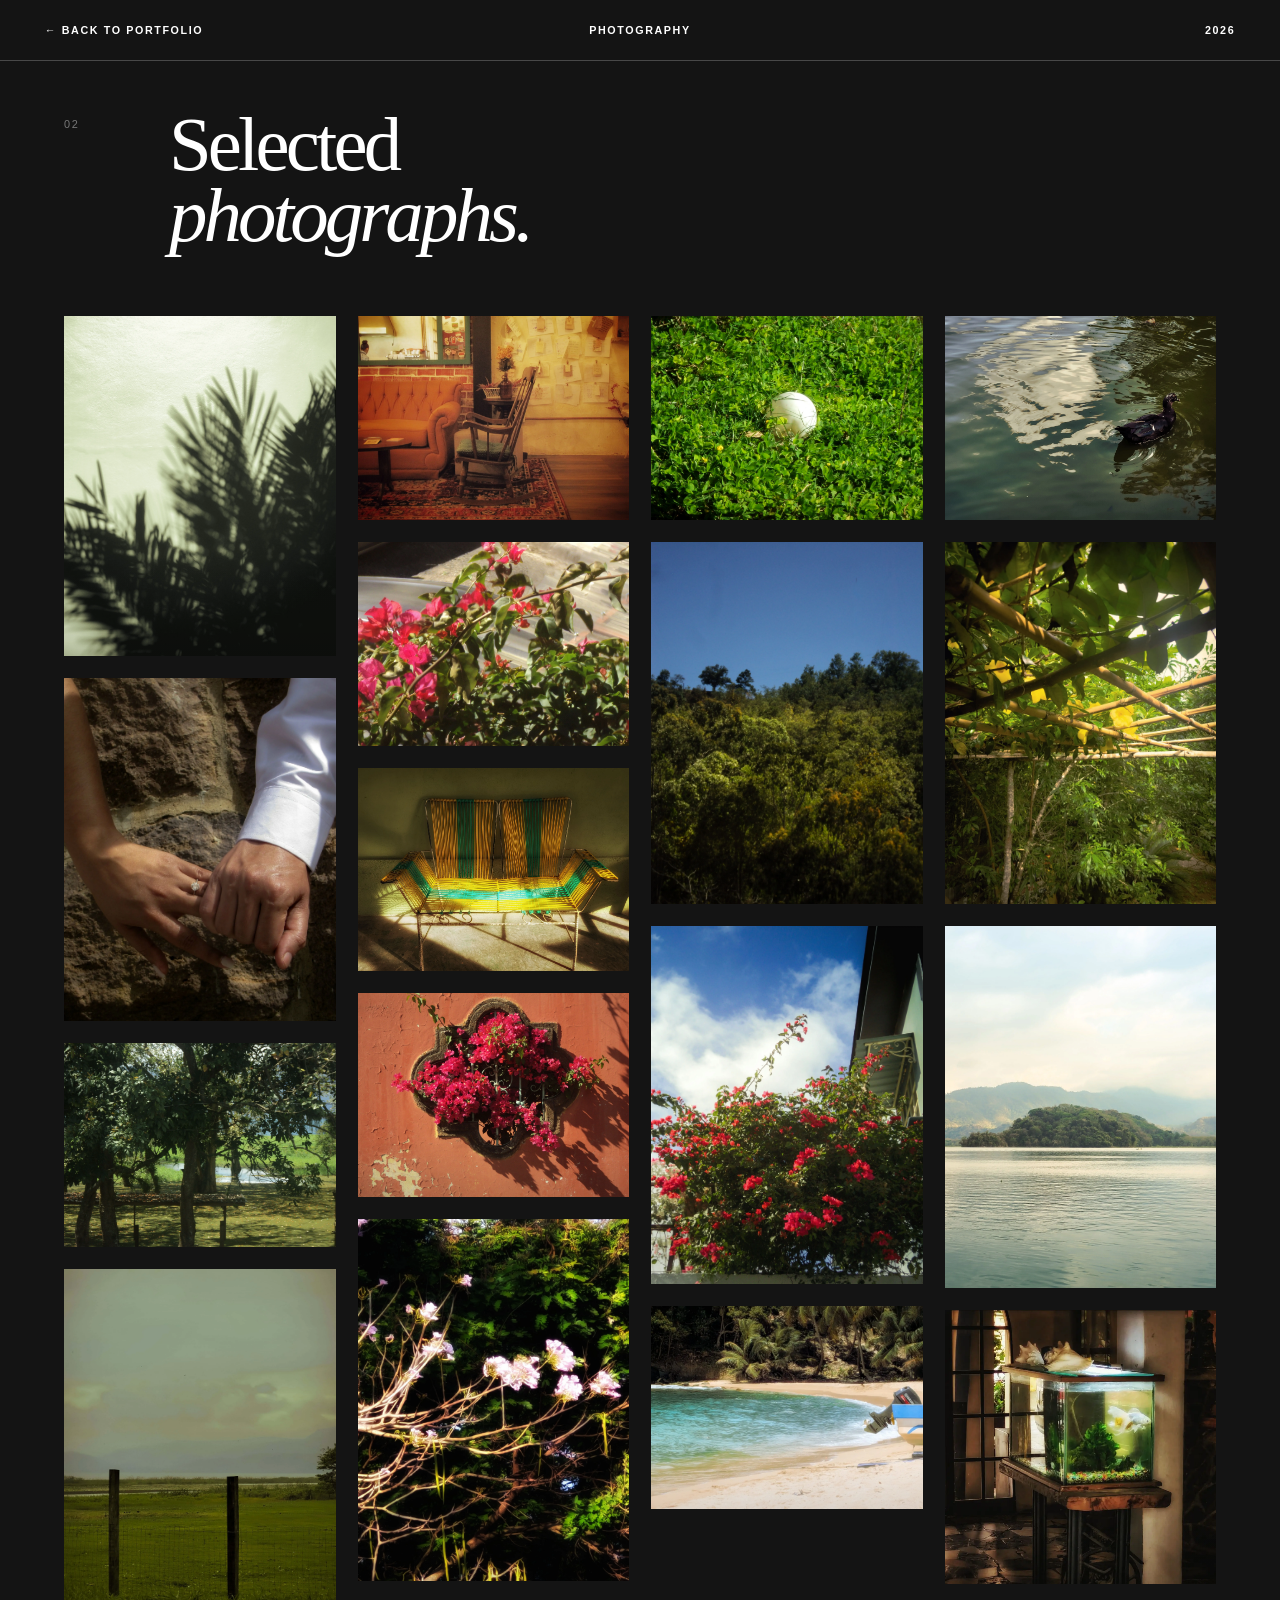
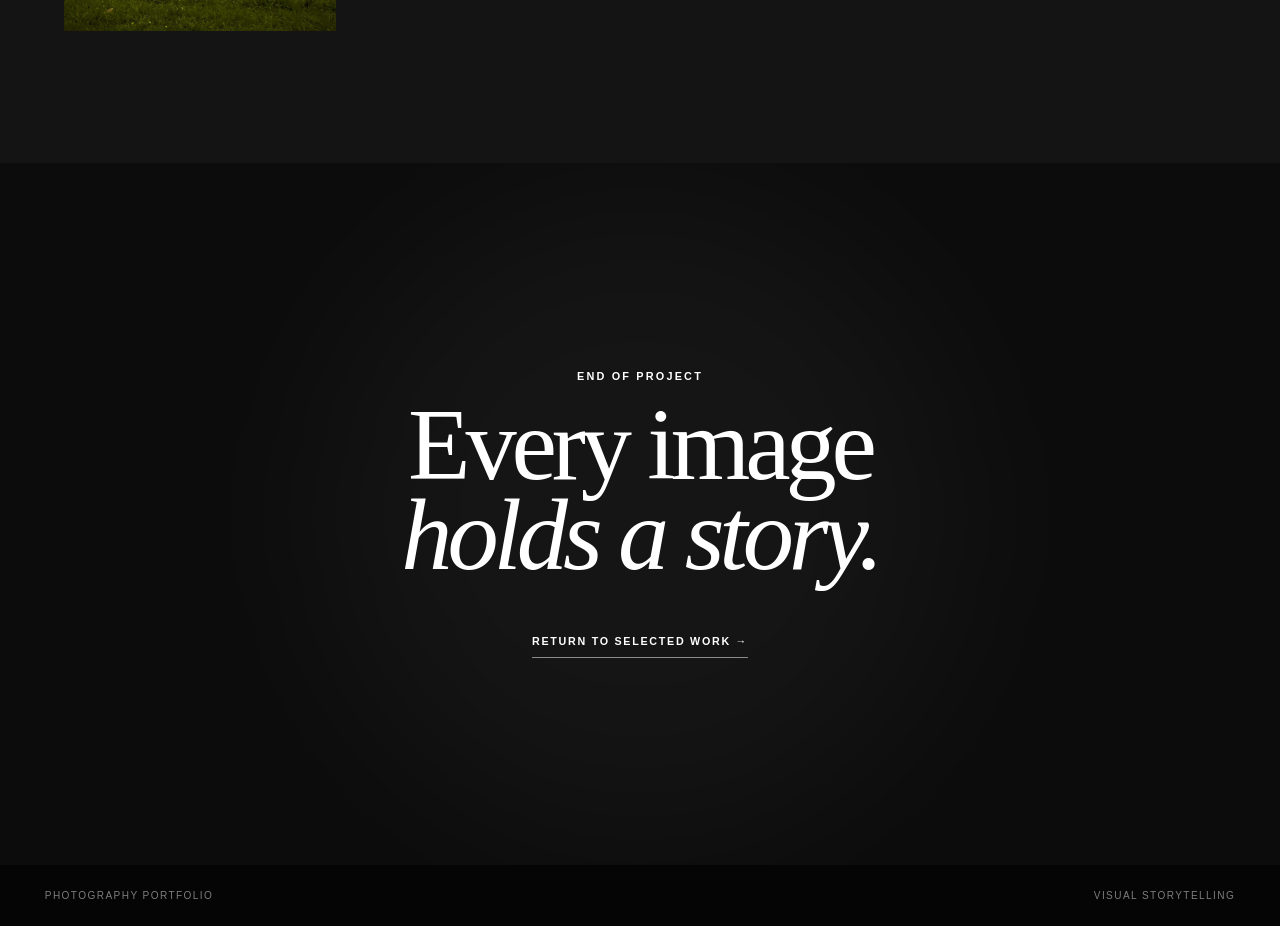
<file: photography.html>
<!DOCTYPE html>
<html lang="en">

<head>

	<meta charset="UTF-8">
	<meta name="viewport" content="width=device-width, initial-scale=1.0">

	<title>Photography — Portfolio</title>

	<link href="css/photography.css" rel="stylesheet">

</head>

<body>


	<header class="photo-header">

		<a href="index.html" class="photo-back">
			← Back to Portfolio
		</a>

		<p class="photo-header-title">
			Photography
		</p>

		<p class="photo-year">
			2026
		</p>

	</header>


	<main>


		<!-- GALLERY -->
<section class="photo-gallery photo-section">

	<div class="photo-container">

		<div class="photo-section-heading photo-heading-light">

			<p class="photo-number">02</p>

			<h2>
				Selected
				<span>photographs.</span>
			</h2>

		</div>


		<div class="photo-grid">

			<figure class="photo-item">
				<img src="img/Shadow.webp"
					 alt="Palm leaf shadows projected on a wall">
			</figure>

			<figure class="photo-item">
				<img src="img/LOVE-PHOTO.webp"
					 alt="Hands showing an engagement ring">
			</figure>

			<figure class="photo-item">
				<img src="img/LAKE-PHOTO.webp"
					 alt="Lake surrounded by mountains">
			</figure>

			<figure class="photo-item">
				<img src="img/YOJOA-PHOTO.webp"
					 alt="Landscape near Lake Yojoa">
			</figure>

			<figure class="photo-item">
				<img src="img/CAFE-PHOTO.webp"
					 alt="Warm interior of a café">
			</figure>

			<figure class="photo-item">
				<img src="img/window-photo.webp"
					 alt="View through a window">
			</figure>

			<figure class="photo-item">
				<img src="img/SHAIR-PHOTO.webp"
					 alt="Chair photographed in natural light">
			</figure>

			<figure class="photo-item">
				<img src="img/RED-PHOTO.webp"
					 alt="Pink flowers against a warm wall">
			</figure>

			<figure class="photo-item">
				<img src="img/FLOWER-PHOTO.webp"
					 alt="Pink flowers surrounded by green foliage">
			</figure>

			<figure class="photo-item">
				<img src="img/GREEN-PHOTO.webp"
					 alt="Green landscape photography">
			</figure>

			<figure class="photo-item">
				<img src="img/TREE-PHOTO.webp"
					 alt="Trees under a clear sky">
			</figure>

			<figure class="photo-item">
				<img src="img/HOUSE-PHOTO.webp"
					 alt="House and architectural landscape">
			</figure>

			<figure class="photo-item">
				<img src="img/TELA-PHOTO.webp"
					 alt="Colorful woven textile illuminated by sunlight">
			</figure>

			<figure class="photo-item">
				<img src="img/SANTA-LUCIA-PHOTO.webp"
					 alt="Santa Lucía landscape">
			</figure>

			<figure class="photo-item">
				<img src="img/SANTA-ANA-PHOTO.webp"
					 alt="Santa Ana rural landscape">
			</figure>

			<figure class="photo-item">
				<img src="img/WATER-PHOTO.webp"
					 alt="Water and reflections">
			</figure>

			<figure class="photo-item">
				<img src="img/VALLE-PHOTO.webp"
					 alt="Valley landscape photography">
			</figure>

		</div>

	</div>

</section>

		<!-- CLOSING -->
		<section class="photo-closing">

			<div class="photo-closing-content">

				<p class="photo-kicker">
					End of Project
				</p>

				<h2>
					Every image
					<span>holds a story.</span>
				</h2>

				<a href="index.html">
					Return to Selected Work →
				</a>

			</div>

		</section>


	</main>


	<footer class="photo-footer">

		<p>
			Photography Portfolio
		</p>

		<p>
			Visual Storytelling
		</p>

	</footer>


</body>

</html>
</file>
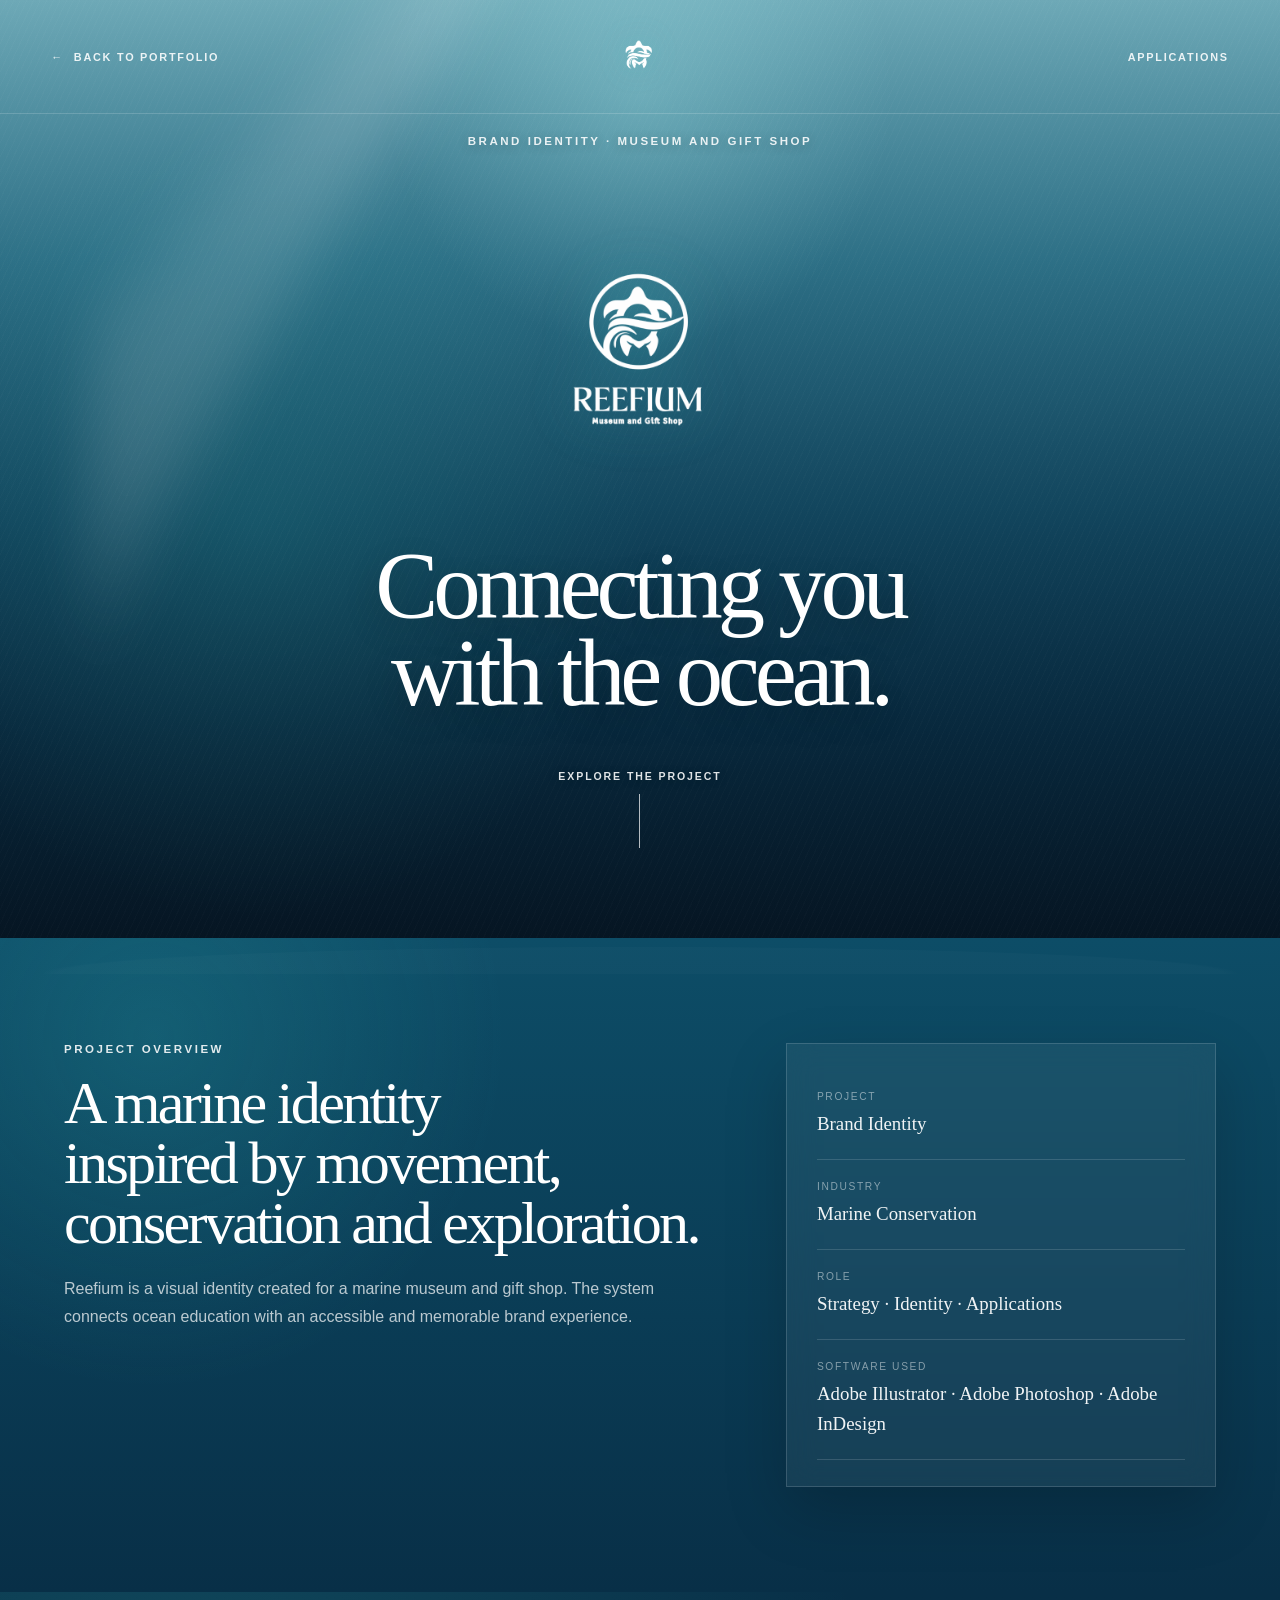
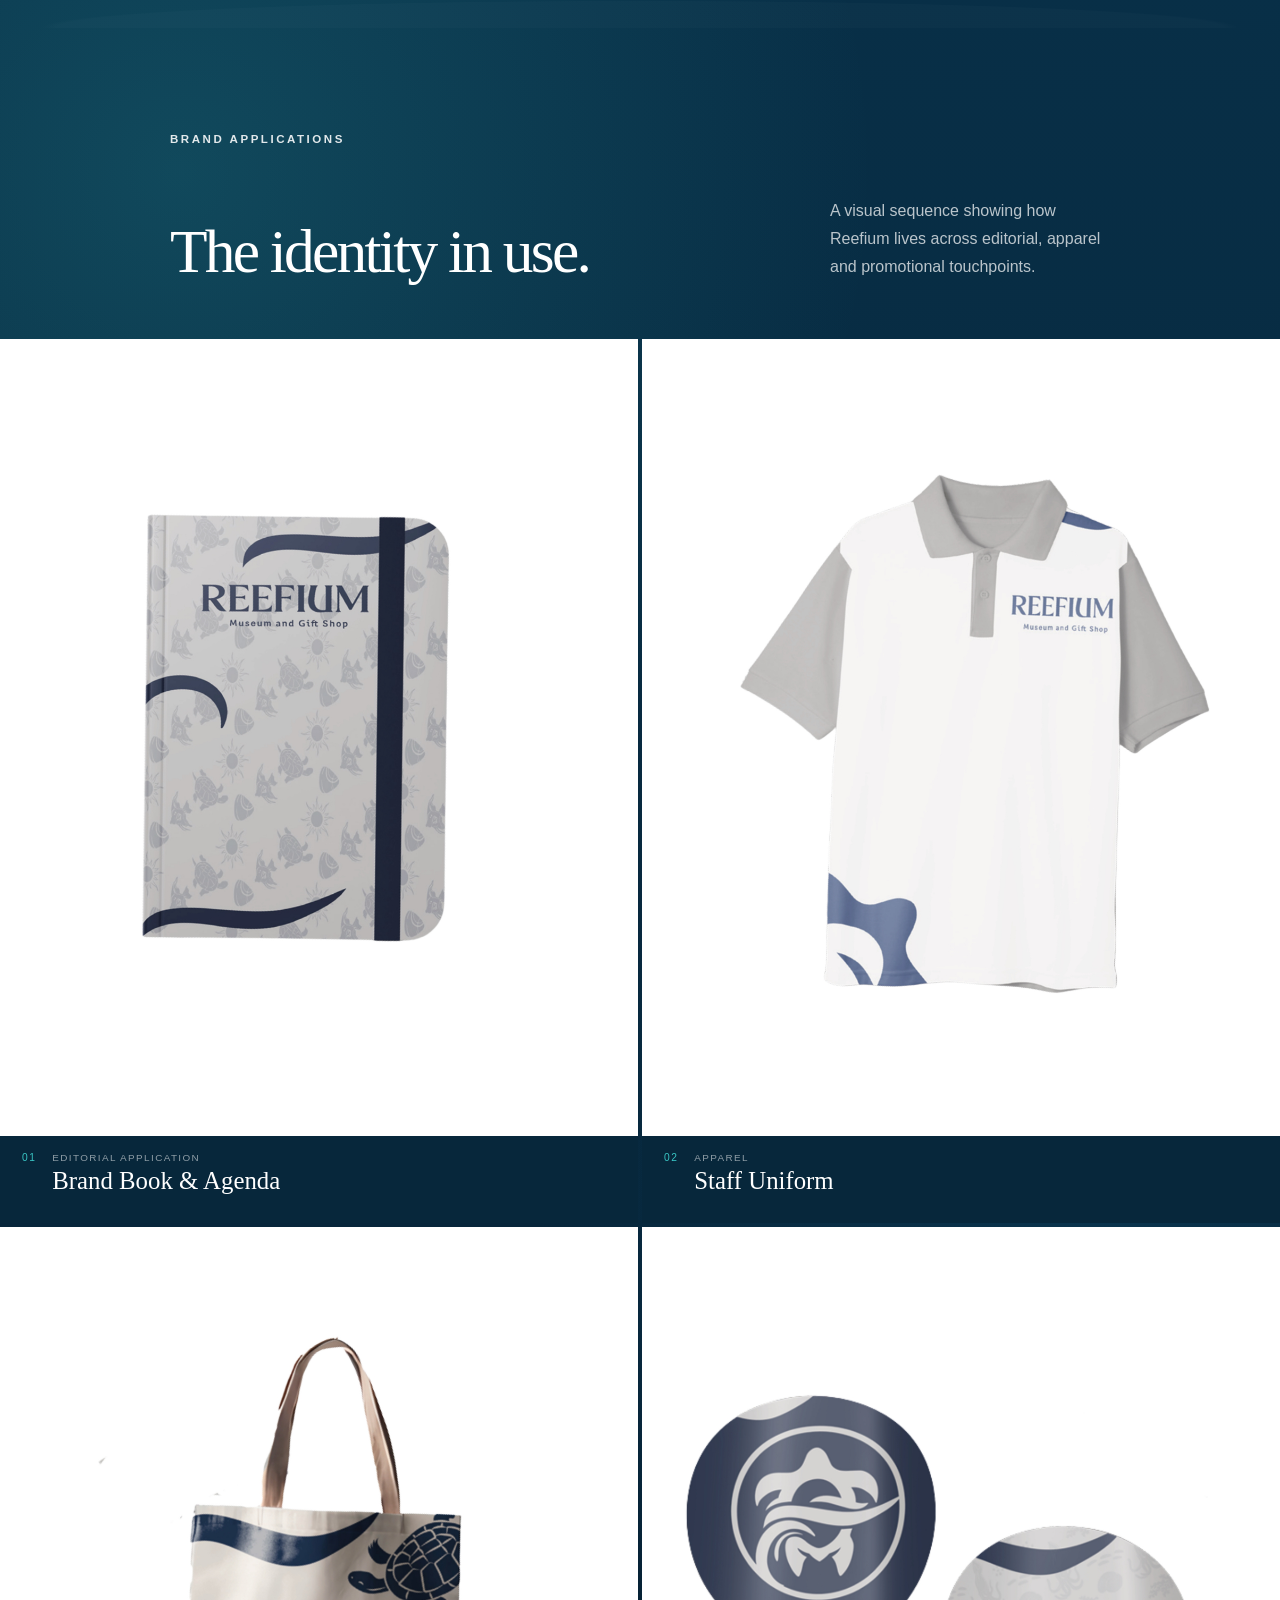
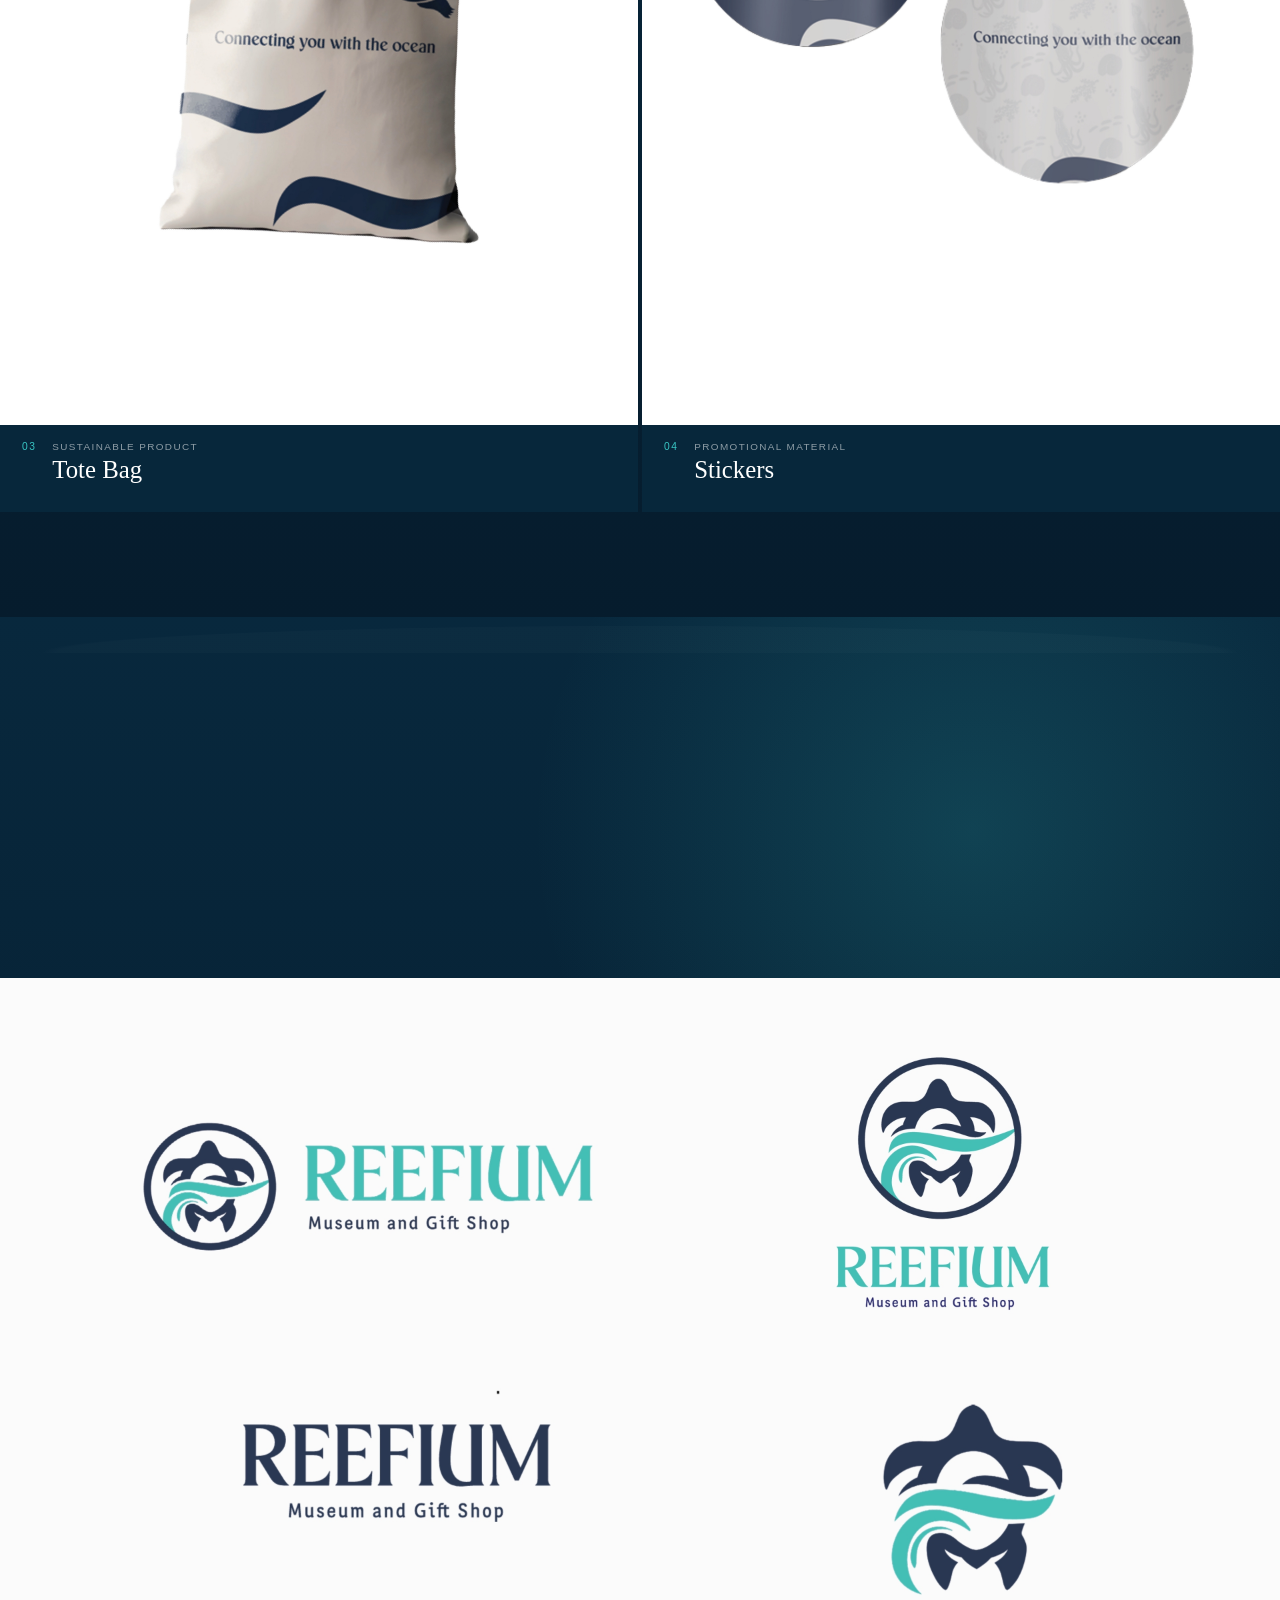
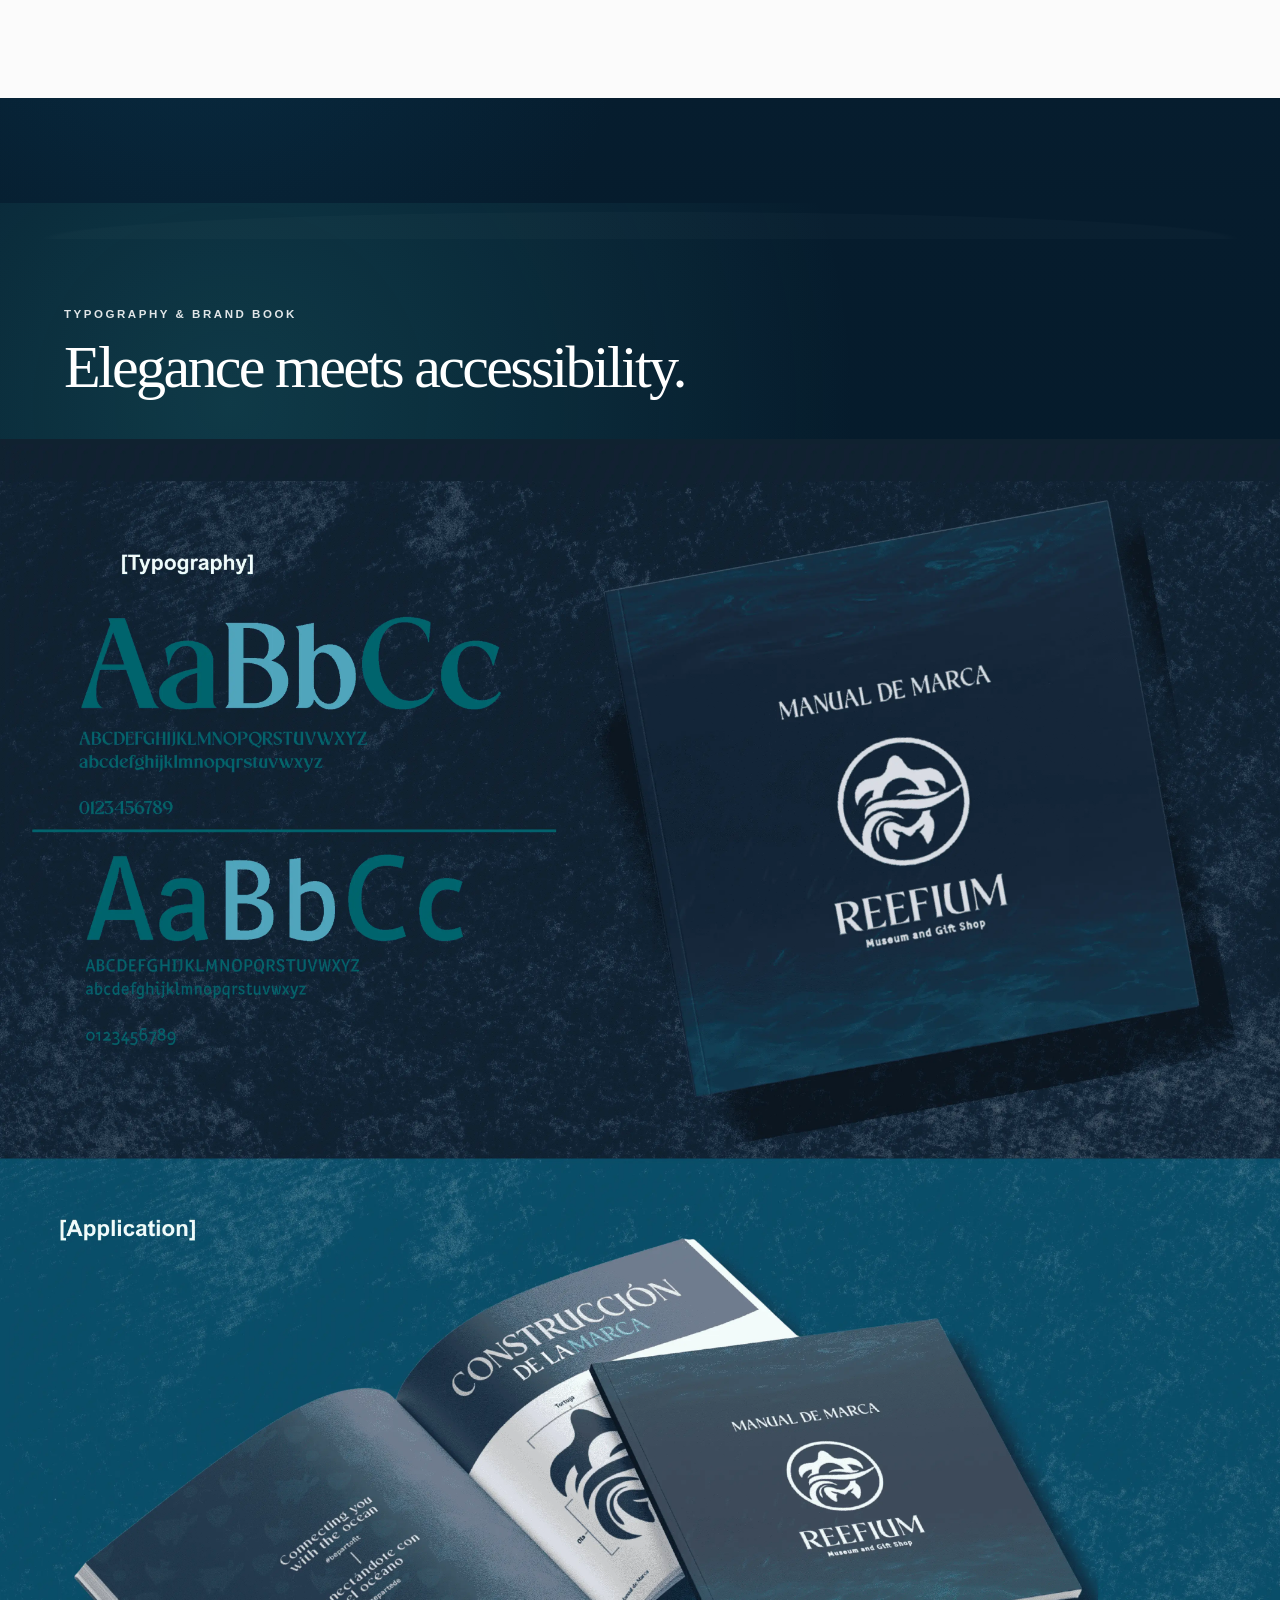
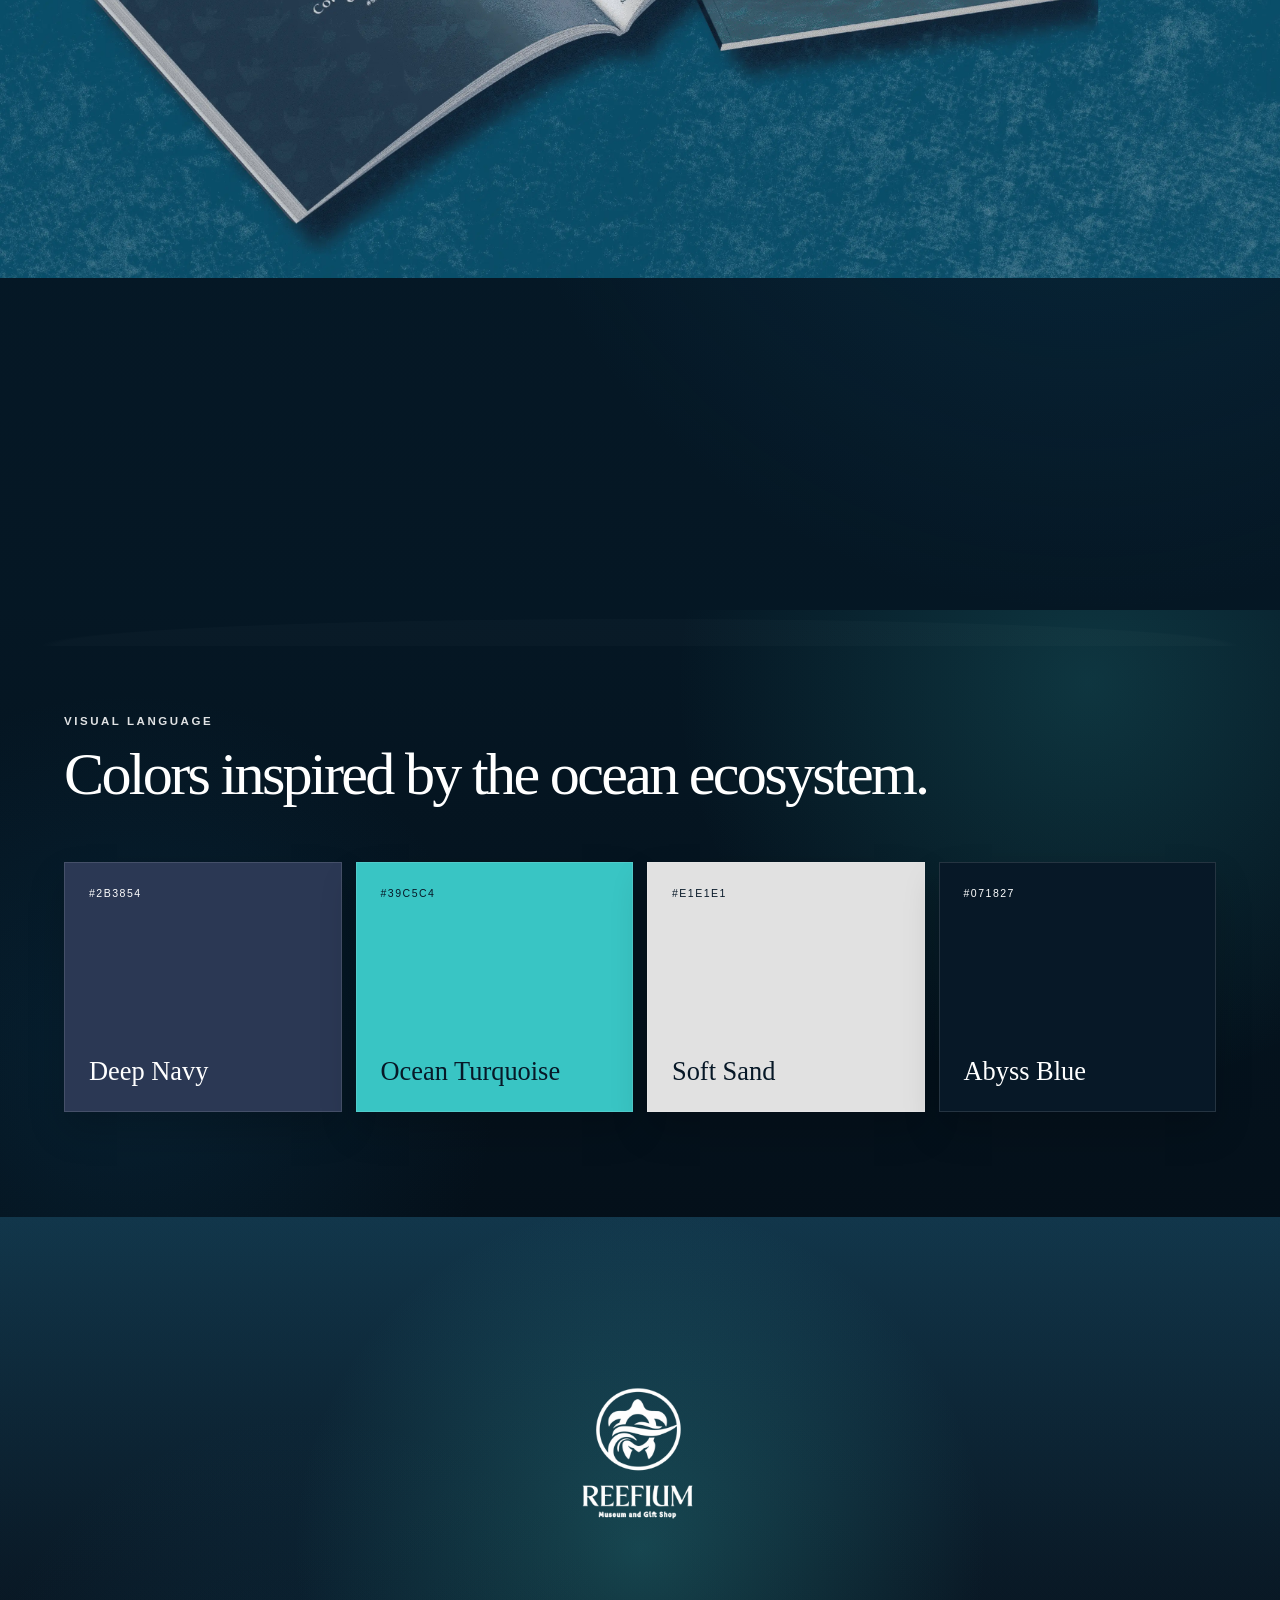
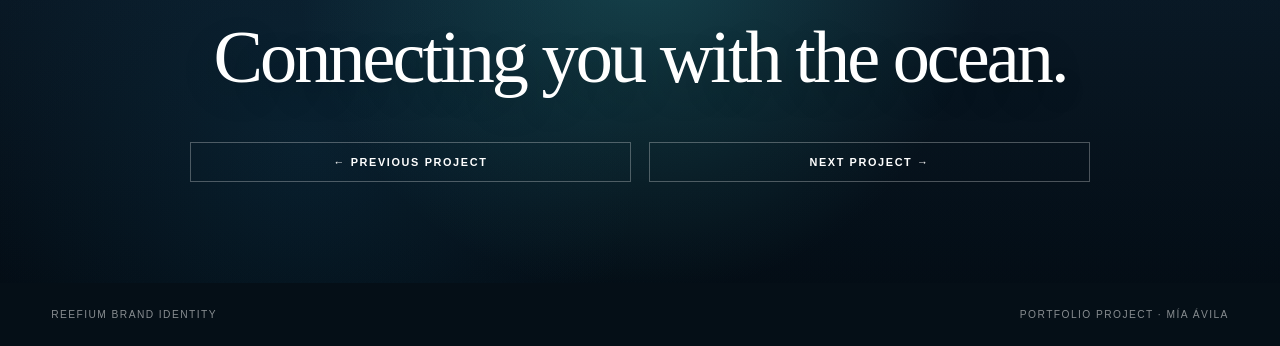
<file: reefium.html>
<!doctype html>
<html lang="en">

<head>

	<meta charset="utf-8">
	<meta name="viewport" content="width=device-width, initial-scale=1">

	<title>Reefium — Brand Identity | Mía Ávila</title>

	<meta
		name="description"
		content="Reefium brand identity case study by Mía Ávila, featuring a marine museum and gift shop identity, brand applications, logo system, typography and color palette."
	>

	<link href="css/reefium.css" rel="stylesheet">

</head>

<body class="reefium-page">


	<!-- =========================================
	     HEADER
	========================================== -->

	<header class="reefium-header">

		<a class="reefium-back-link" href="index.html#work">
			<span aria-hidden="true">←</span>
			<span>Back to portfolio</span>
		</a>

		<a
			class="reefium-header-brand"
			href="#top"
			aria-label="Go to the top of the Reefium project"
		>
			<img
				src="img/REEFIUM-.ISOTIPO.png"
				alt="Reefium symbol"
			>
		</a>

		<a class="reefium-header-link" href="#applications">
			Applications
		</a>

	</header>


	<main id="top">


		<!-- =========================================
		     HERO
		========================================== -->

		<section class="reefium-hero">

			<div class="reefium-hero-overlay" aria-hidden="true"></div>
			<div class="reefium-light-rays" aria-hidden="true"></div>

			<div class="reefium-bubbles" aria-hidden="true">
				<span></span>
				<span></span>
				<span></span>
				<span></span>
				<span></span>
			</div>

			<div class="reefium-hero-content">

				<p class="reefium-eyebrow">
					Brand Identity · Museum and Gift Shop
				</p>

				<img
					class="reefium-hero-logo"
					src="img/REEFIUM-LOGOBLANCO.png"
					alt="Reefium Museum and Gift Shop"
				>

				<h1>
					Connecting you<br>
					with the ocean.
				</h1>

				<a class="reefium-scroll-link" href="#overview">
					<span>Explore the project</span>
					<span class="reefium-scroll-line" aria-hidden="true"></span>
				</a>

			</div>

		</section>


		<!-- =========================================
		     PROJECT OVERVIEW
		========================================== -->

		<section
			class="reefium-overview reefium-section"
			id="overview"
		>

			<div class="reefium-container">

				<div class="reefium-overview-layout">

					<div class="reefium-overview-copy reveal">

						<p class="reefium-kicker">
							Project overview
						</p>

						<h2>
							A marine identity inspired by movement,
							conservation and exploration.
						</h2>

						<p class="reefium-overview-text">
							Reefium is a visual identity created for a marine
							museum and gift shop. The system connects ocean
							education with an accessible and memorable brand
							experience.
						</p>

					</div>

					<dl class="reefium-project-data reveal">

						<div>
							<dt>Project</dt>
							<dd>Brand Identity</dd>
						</div>

						<div>
							<dt>Industry</dt>
							<dd>Marine Conservation</dd>
						</div>

						<div>
							<dt>Role</dt>
							<dd>Strategy · Identity · Applications</dd>
						</div>

						<div>
							<dt>Software Used</dt>
							<dd>
								Adobe Illustrator · Adobe Photoshop · Adobe InDesign
							</dd>
						</div>

					</dl>

				</div>

			</div>

		</section>

		<!-- =========================================
		     VISUAL APPLICATIONS
		========================================== -->

		<section
			class="reefium-gallery reefium-section"
			id="applications"
		>

			<div class="reefium-container">

				<header class="reefium-gallery-heading reveal">

					<p class="reefium-kicker">
						Brand applications
					</p>

					<h2>
						The identity in use.
					</h2>

					<p>
						A visual sequence showing how Reefium lives across
						editorial, apparel and promotional touchpoints.
					</p>

				</header>


				<div class="reefium-gallery-grid">

					<figure class="reefium-gallery-card reveal">

						<div class="reefium-gallery-image">
							<img
								src="img/MOCKUP-RAGENDA.jpg"
								alt="Reefium editorial agenda and brand application"
							>
						</div>

						<figcaption>
							<span>01</span>
							<div>
								<p>Editorial application</p>
								<h3>Brand Book &amp; Agenda</h3>
							</div>
						</figcaption>

					</figure>


					<figure class="reefium-gallery-card reveal">

						<div class="reefium-gallery-image">
							<img
								src="img/MOCKUP-RCAMISA.jpg"
								alt="Reefium staff uniform mockup"
							>
						</div>

						<figcaption>
							<span>02</span>
							<div>
								<p>Apparel</p>
								<h3>Staff Uniform</h3>
							</div>
						</figcaption>

					</figure>


					<figure class="reefium-gallery-card reveal">

						<div class="reefium-gallery-image">
							<img
								src="img/MOCUP-RTOTEBAG.jpg"
								alt="Reefium sustainable tote bag mockup"
							>
						</div>

						<figcaption>
							<span>03</span>
							<div>
								<p>Sustainable product</p>
								<h3>Tote Bag</h3>
							</div>
						</figcaption>

					</figure>


					<figure class="reefium-gallery-card reveal">

						<div class="reefium-gallery-image">
							<img
								src="img/MOCKUP-RSTICKER.jpg"
								alt="Reefium promotional sticker mockup"
							>
						</div>

						<figcaption>
							<span>04</span>
							<div>
								<p>Promotional material</p>
								<h3>Stickers</h3>
							</div>
						</figcaption>

					</figure>

				</div>

			</div>

		</section>





		<!-- =========================================
		     LOGO SYSTEM
		========================================== -->

		<section class="reefium-logo-system reefium-section">

			<div class="reefium-container">

				<header class="reefium-compact-heading reveal">

					<p class="reefium-kicker">
						Logo system
					</p>

					<h2>
						An identity inspired by the movement of the sea.
					</h2>

					<p>
						A sea turtle and flowing waves create a symbol of
						movement, balance and renewal.
					</p>

				</header>

				<figure class="reefium-logo-variations reveal">
					<img
						src="img/REEFIUM-VARIACIONES.jpg"
						alt="Reefium primary logo, symbol and alternate variations"
					>
				</figure>

			</div>

		</section>


		<!-- =========================================
		     TYPOGRAPHY & BRAND BOOK
		========================================== -->

		<section class="reefium-typography reefium-section">

			<div class="reefium-container">

				<header class="reefium-compact-heading reveal">

					<p class="reefium-kicker">
						Typography &amp; Brand Book
					</p>

					<h2>
						Elegance meets accessibility.
					</h2>

				</header>

				<figure class="reefium-typography-image reveal">
					<img
						src="img/reffium_typography.webp"
						alt="Reefium typography system and brand book application"
					>
				</figure>

				<div class="reefium-type-details reveal">

					<div>
						<span>Primary Typeface</span>
						<h3>Estoria Regular</h3>
						<p>Elegant serif used for titles and identity.</p>
					</div>

					<div>
						<span>Secondary Typeface</span>
						<h3>Interpol Correspondance</h3>
						<p>Clean sans serif used for supporting information.</p>
					</div>

				</div>

			</div>

		</section>


		<!-- =========================================
		     COLOR PALETTE
		========================================== -->

		<section class="reefium-colors reefium-section">

			<div class="reefium-container">

				<header class="reefium-compact-heading reefium-heading-light reveal">

					<p class="reefium-kicker">
						Visual language
					</p>

					<h2>
						Colors inspired by the ocean ecosystem.
					</h2>

				</header>

				<div class="reefium-color-grid">

					<article class="reefium-color-card reefium-color-navy reveal">
						<span>#2B3854</span>
						<h3>Deep Navy</h3>
					</article>

					<article class="reefium-color-card reefium-color-turquoise reveal">
						<span>#39C5C4</span>
						<h3>Ocean Turquoise</h3>
					</article>

					<article class="reefium-color-card reefium-color-sand reveal">
						<span>#E1E1E1</span>
						<h3>Soft Sand</h3>
					</article>

					<article class="reefium-color-card reefium-color-deep reveal">
						<span>#071827</span>
						<h3>Abyss Blue</h3>
					</article>

				</div>

			</div>

		</section>


		<!-- =========================================
		     CLOSING
		========================================== -->

		<section class="reefium-closing">

			<div class="reefium-closing-overlay" aria-hidden="true"></div>

			<div class="reefium-closing-content reveal">

				<img
					src="img/REEFIUM-LOGOBLANCO.png"
					alt="Reefium Museum and Gift Shop"
				>

				<h2>
					Connecting you with the ocean.
				</h2>

				<nav
					class="reefium-project-navigation"
					aria-label="Project navigation"
				>

					<a href="belpets.html" class="reefium-project-previous">
						<span>← Previous Project</span>
					</a>

					<a
						href="existen-otras-huellas.html"
						class="reefium-project-next"
					>
						<span>Next Project →</span>
					</a>

				</nav>

			</div>

		</section>

	</main>


	<!-- =========================================
	     FOOTER
	========================================== -->

	<footer class="reefium-footer">

		<p>Reefium Brand Identity</p>
		<p>Portfolio Project · Mía Ávila</p>

	</footer>


	<!-- =========================================
	     SCROLL ANIMATION
	========================================== -->

	<script>

		const revealElements =
			document.querySelectorAll(".reveal");

		const revealObserver = new IntersectionObserver(

			(entries, observer) => {

				entries.forEach((entry) => {

					if (entry.isIntersecting) {

						entry.target.classList.add("is-visible");
						observer.unobserve(entry.target);

					}

				});

			},

			{
				threshold:0.12
			}

		);

		revealElements.forEach((element) => {
			revealObserver.observe(element);
		});

	</script>

</body>

</html>
</file>
<file: css/photography.css>
/* =========================================================
   PHOTOGRAPHY PORTFOLIO
========================================================= */


/* =========================================================
   VARIABLES
========================================================= */

:root{

	--photo-black:#111111;
	--photo-white:#ffffff;
	--photo-cream:#f3f0e9;
	--photo-gray:#8d8a84;
	--photo-line:rgba(17,17,17,.18);

	--photo-serif:Georgia, "Times New Roman", serif;
	--photo-sans:Arial, Helvetica, sans-serif;

	--photo-container:1280px;

}


/* =========================================================
   RESET
========================================================= */

*{
	box-sizing:border-box;
	margin:0;
	padding:0;
}

html{
	scroll-behavior:smooth;
}

body{
	background:var(--photo-cream);
	color:var(--photo-black);
	font-family:var(--photo-sans);
	overflow-x:hidden;
}

img{
	display:block;
	max-width:100%;
}

a{
	color:inherit;
	text-decoration:none;
}


/* =========================================================
   GLOBAL
========================================================= */

.photo-container{
	width:min(90%, var(--photo-container));
	margin-inline:auto;
}

.photo-section{
	position:relative;
	padding:110px 0;
}

.photo-kicker{
	margin-bottom:18px;
	font-size:.68rem;
	font-weight:700;
	letter-spacing:.2em;
	text-transform:uppercase;
}

.photo-section-heading{
	display:grid;
	grid-template-columns:70px minmax(0, 900px);
	gap:35px;
	margin-bottom:65px;
}

.photo-number{
	padding-top:8px;
	color:rgba(17,17,17,.4);
	font-size:.68rem;
	letter-spacing:.15em;
}

.photo-section-heading h2{
	font-family:var(--photo-serif);
	font-size:clamp(3.2rem, 6vw, 6.8rem);
	font-weight:400;
	line-height:.92;
	letter-spacing:-.05em;
}

.photo-section-heading h2 span{
	display:block;
	font-style:italic;
}


/* =========================================================
   HEADER
========================================================= */

.photo-header{
	position:absolute;
	top:0;
	left:0;
	z-index:20;

	display:grid;
	grid-template-columns:1fr auto 1fr;
	align-items:center;

	width:100%;
	padding:24px 3.5%;

	color:var(--photo-white);
	border-bottom:1px solid rgba(255,255,255,.22);
}

.photo-back,
.photo-header-title,
.photo-year{
	font-size:.67rem;
	font-weight:700;
	letter-spacing:.15em;
	text-transform:uppercase;
}

.photo-back{
	justify-self:start;
	transition:opacity .3s ease;
}

.photo-header-title{
	justify-self:center;
}

.photo-year{
	justify-self:end;
}

.photo-back:hover{
	opacity:.6;
}


/* =========================================================
   HERO
========================================================= */

.photo-hero{
	position:relative;
	min-height:100vh;
	overflow:hidden;
	background:#111;
}

.photo-hero-image{
	position:absolute;
	inset:0;
}

.photo-hero-image img{
	width:100%;
	height:100%;
	object-fit:cover;
	object-position:center;
	filter:brightness(.72);
}

.photo-hero::after{
	content:"";
	position:absolute;
	inset:0;

	background:
		linear-gradient(
			180deg,
			rgba(0,0,0,.2) 0%,
			rgba(0,0,0,.2) 45%,
			rgba(0,0,0,.8) 100%
		);
}

.photo-hero-content{
	position:relative;
	z-index:2;

	display:flex;
	flex-direction:column;
	justify-content:flex-end;

	min-height:100vh;
	width:min(90%, var(--photo-container));
	margin-inline:auto;
	padding:150px 0 80px;

	color:var(--photo-white);
}

.photo-hero-content h1{
	max-width:1000px;
	font-family:var(--photo-serif);
	font-size:clamp(5rem, 12vw, 12rem);
	font-weight:400;
	line-height:.78;
	letter-spacing:-.07em;
}

.photo-hero-content h1 span{
	display:block;
	font-style:italic;
}

.photo-intro{
	max-width:520px;
	margin-top:38px;
	color:rgba(255,255,255,.78);
	font-size:1rem;
	line-height:1.7;
}


/* =========================================================
   ABOUT
========================================================= */

.photo-about{
	background:var(--photo-cream);
}

.photo-about-grid{
	display:grid;
	grid-template-columns:minmax(0, 1.35fr) minmax(260px, .65fr);
	gap:110px;
	align-items:start;
}

.photo-about-large{
	max-width:780px;
	font-family:var(--photo-serif);
	font-size:clamp(2rem, 3.3vw, 3.8rem);
	line-height:1.18;
}

.photo-project-data{
	border-top:1px solid var(--photo-line);
}

.photo-project-data div{
	padding:18px 0;
	border-bottom:1px solid var(--photo-line);
}

.photo-project-data span{
	display:block;
	margin-bottom:6px;
	color:rgba(17,17,17,.48);
	font-size:.62rem;
	letter-spacing:.15em;
	text-transform:uppercase;
}

.photo-project-data p{
	font-family:var(--photo-serif);
	font-size:1.15rem;
}


/* =========================================================
   GALLERY
========================================================= */

.photo-gallery{
	background:#141414;
	color:var(--photo-white);
}

.photo-gallery .photo-number{
	color:rgba(255,255,255,.42);
}

.photo-grid{
	width:100%;
	columns:4;
	column-gap:22px;
}

.photo-item{
	position:relative;

	display:inline-block;

	width:100%;
	margin:0 0 22px;

	overflow:hidden;
	vertical-align:top;

	background:#202020;

	break-inside:avoid;
	-webkit-column-break-inside:avoid;
	page-break-inside:avoid;
}

.photo-item img{
	display:block;

	width:100%;
	height:auto;

	object-fit:contain;

	transition:
		transform .6s cubic-bezier(.2,.7,.2,1),
		filter .6s ease;
}

.photo-item::after{
	content:"";
	position:absolute;
	inset:0;

	background:
		linear-gradient(
			180deg,
			transparent 70%,
			rgba(0,0,0,.12) 100%
		);

	pointer-events:none;
}

.photo-item:hover img{
	transform:scale(1.025);
	filter:brightness(.92);
}


/* =========================================================
   CLOSING
========================================================= */

.photo-closing{
	position:relative;

	display:flex;
	align-items:center;
	justify-content:center;

	min-height:78vh;
	padding:110px 6%;

	overflow:hidden;
	color:var(--photo-white);
	text-align:center;
	background:#0c0c0c;
}

.photo-closing::before{
	content:"";
	position:absolute;

	width:650px;
	height:650px;

	border-radius:50%;

	background:rgba(255,255,255,.04);
	filter:blur(90px);
}

.photo-closing-content{
	position:relative;
	z-index:2;

	display:flex;
	flex-direction:column;
	align-items:center;
}

.photo-closing-content h2{
	margin-bottom:55px;

	font-family:var(--photo-serif);
	font-size:clamp(3.8rem, 8vw, 8.5rem);
	font-weight:400;
	line-height:.88;
	letter-spacing:-.05em;
}

.photo-closing-content h2 span{
	display:block;
	font-style:italic;
}

.photo-closing-content a{
	padding-bottom:10px;

	font-size:.67rem;
	font-weight:700;
	letter-spacing:.16em;
	text-transform:uppercase;

	border-bottom:1px solid rgba(255,255,255,.5);

	transition:
		opacity .3s ease,
		border-color .3s ease;
}

.photo-closing-content a:hover{
	opacity:.65;
	border-color:rgba(255,255,255,.2);
}


/* =========================================================
   FOOTER
========================================================= */

.photo-footer{
	display:flex;
	justify-content:space-between;
	gap:30px;

	padding:25px 3.5%;

	color:rgba(255,255,255,.48);
	background:#050505;

	font-size:.63rem;
	letter-spacing:.14em;
	text-transform:uppercase;
}


/* =========================================================
   TABLET
========================================================= */

@media (max-width:1000px){

	.photo-about-grid{
		grid-template-columns:1fr;
		gap:55px;
	}

	.photo-grid{
		columns:2;
		column-gap:18px;
	}

	.photo-item{
		margin-bottom:18px;
	}

}


/* =========================================================
   MOBILE
========================================================= */

@media (max-width:700px){

	.photo-header{
		grid-template-columns:1fr auto;
		padding:19px 20px;
	}

	.photo-header-title{
		display:none;
	}

	.photo-hero-content{
		padding:130px 0 55px;
	}

	.photo-hero-content h1{
		font-size:clamp(4.5rem, 23vw, 7rem);
	}

	.photo-intro{
		margin-top:28px;
		font-size:.92rem;
	}

	.photo-section{
		padding:75px 0;
	}

	.photo-section-heading{
		grid-template-columns:1fr;
		gap:15px;
		margin-bottom:42px;
	}

	.photo-section-heading h2{
		font-size:clamp(2.9rem, 13vw, 4.5rem);
	}

	.photo-number{
		padding-top:0;
	}

	.photo-about-large{
		font-size:1.9rem;
	}

	.photo-grid{
		columns:1;
		column-gap:0;
	}

	.photo-item{
		width:100%;
		margin-bottom:16px;
	}

	.photo-item img{
		width:100%;
		height:auto;
		object-fit:contain;
	}

	.photo-closing{
		min-height:70vh;
		padding-inline:25px;
	}

	.photo-closing-content h2{
		font-size:3.7rem;
	}

	.photo-footer{
		flex-direction:column;
		gap:8px;
		text-align:center;
	}

}


/* =========================================================
   REDUCED MOTION
========================================================= */

@media (prefers-reduced-motion:reduce){

	html{
		scroll-behavior:auto;
	}

	*{
		animation:none !important;
		transition:none !important;
	}

}
</file>
<file: css/reefium.css>
/* =========================================================
   REEFIUM — CLEAN VISUAL CASE STUDY
========================================================= */

:root{
	--reefium-navy:#2B3854;
	--reefium-turquoise:#39C5C4;
	--reefium-sand:#E1E1E1;
	--reefium-deep:#071827;
	--reefium-white:#FFFFFF;
	--reefium-black:#111111;
	--reefium-muted:#6F7B84;

	--reefium-serif:Georgia, "Times New Roman", serif;
	--reefium-sans:Arial, Helvetica, sans-serif;

	--reefium-container:1380px;
}


/* =========================================================
   RESET
========================================================= */

*{
	box-sizing:border-box;
	margin:0;
	padding:0;
}

html{
	scroll-behavior:smooth;
}

body{
	position:relative;
	background:
		radial-gradient(circle at 16% 10%, rgba(57,197,196,.13), transparent 28%),
		radial-gradient(circle at 82% 38%, rgba(45,105,132,.16), transparent 34%),
		linear-gradient(180deg, #071827 0%, #0a2231 48%, #06131e 100%);
	color:var(--reefium-white);
	font-family:var(--reefium-sans);
	overflow-x:hidden;
}

body::before{
	content:"";
	position:fixed;
	inset:0;
	z-index:-1;
	pointer-events:none;
	opacity:.24;
	background:
		repeating-radial-gradient(
			ellipse at 24% 20%,
			rgba(255,255,255,.035) 0,
			rgba(255,255,255,.035) 1px,
			transparent 2px,
			transparent 7px
		),
		linear-gradient(
			115deg,
			transparent 0%,
			rgba(255,255,255,.025) 34%,
			transparent 63%
		);
}

img{
	display:block;
	max-width:100%;
}

a{
	color:inherit;
	text-decoration:none;
}


/* =========================================================
   GLOBAL
========================================================= */

.reefium-container{
	width:min(94%, var(--reefium-container));
	margin-inline:auto;
}

.reefium-section{
	padding:105px 0;
}

.reefium-kicker{
	margin-bottom:18px;
	color:var(--reefium-turquoise);
	font-size:.72rem;
	font-weight:700;
	letter-spacing:.22em;
	text-transform:uppercase;
}

.reefium-compact-heading,
.reefium-gallery-heading{
	max-width:940px;
	margin-bottom:58px;
}

.reefium-compact-heading h2,
.reefium-gallery-heading h2,
.reefium-overview-copy h2{
	font-family:var(--reefium-serif);
	font-size:clamp(3rem, 5vw, 5.6rem);
	font-weight:400;
	line-height:.98;
	letter-spacing:-.045em;
}

.reefium-compact-heading > p:last-child,
.reefium-gallery-heading > p:last-child,
.reefium-overview-text{
	max-width:690px;
	margin-top:22px;
	color:var(--reefium-muted);
	font-size:1rem;
	line-height:1.75;
}


/* =========================================================
   HEADER
========================================================= */

.reefium-header{
	position:absolute;
	top:0;
	left:0;
	z-index:20;

	display:grid;
	grid-template-columns:1fr auto 1fr;
	align-items:center;

	width:100%;
	padding:24px 4%;

	color:var(--reefium-white);
	border-bottom:1px solid rgba(255,255,255,.16);
}

.reefium-back-link,
.reefium-header-link{
	font-size:.68rem;
	font-weight:700;
	letter-spacing:.16em;
	text-transform:uppercase;
}

.reefium-back-link{
	display:flex;
	align-items:center;
	gap:10px;
	justify-self:start;
}

.reefium-header-link{
	justify-self:end;
}

.reefium-header-brand img{
	width:52px;
}

.reefium-header a{
	transition:opacity .3s ease;
}

.reefium-header a:hover{
	opacity:.65;
}


/* =========================================================
   HERO
========================================================= */

.reefium-hero{
	position:relative;

	display:flex;
	align-items:center;
	justify-content:center;

	min-height:100vh;
	padding:135px 6% 90px;

	overflow:hidden;
	color:var(--reefium-white);
	text-align:center;

	background:
		radial-gradient(circle at 50% 22%, rgba(57,197,196,.28), transparent 34%),
		linear-gradient(180deg, #8ea2aa 0%, #61727e 46%, #253847 100%);
}

.reefium-hero-overlay{
	position:absolute;
	inset:0;
	background:
		linear-gradient(180deg, rgba(7,24,39,.03), rgba(7,24,39,.42)),
		repeating-linear-gradient(
			115deg,
			rgba(255,255,255,.028) 0,
			rgba(255,255,255,.028) 1px,
			transparent 1px,
			transparent 5px
		);
}

.reefium-light-rays{
	position:absolute;
	top:-28%;
	left:50%;
	width:950px;
	height:900px;
	background:radial-gradient(ellipse at top, rgba(255,255,255,.2), transparent 67%);
	filter:blur(30px);
	transform:translateX(-50%);
}

.reefium-bubbles span{
	position:absolute;
	width:14px;
	height:14px;
	border:1px solid rgba(255,255,255,.22);
	border-radius:50%;
	animation:reefiumBubble 10s linear infinite;
}

.reefium-bubbles span:nth-child(1){left:14%; bottom:-10%; animation-delay:0s;}
.reefium-bubbles span:nth-child(2){left:31%; bottom:-15%; width:22px; height:22px; animation-delay:2s;}
.reefium-bubbles span:nth-child(3){left:58%; bottom:-12%; width:11px; height:11px; animation-delay:4s;}
.reefium-bubbles span:nth-child(4){left:78%; bottom:-8%; width:18px; height:18px; animation-delay:1s;}
.reefium-bubbles span:nth-child(5){left:90%; bottom:-18%; width:8px; height:8px; animation-delay:5s;}

@keyframes reefiumBubble{
	from{
		transform:translateY(0) scale(.8);
		opacity:0;
	}
	15%{
		opacity:.8;
	}
	to{
		transform:translateY(-115vh) scale(1.2);
		opacity:0;
	}
}

.reefium-hero-content{
	position:relative;
	z-index:3;
	display:flex;
	flex-direction:column;
	align-items:center;
	width:min(1050px, 100%);
}

.reefium-eyebrow{
	margin-bottom:44px;
	font-size:.72rem;
	font-weight:700;
	letter-spacing:.22em;
	text-transform:uppercase;
}

.reefium-hero-logo{
	width:min(245px, 48vw);
	margin-bottom:46px;
}

.reefium-hero h1{
	font-family:var(--reefium-serif);
	font-size:clamp(4rem, 8vw, 8.3rem);
	font-weight:400;
	line-height:.89;
	letter-spacing:-.055em;
}

.reefium-scroll-link{
	display:flex;
	flex-direction:column;
	align-items:center;
	gap:12px;
	margin-top:52px;
	font-size:.66rem;
	font-weight:700;
	letter-spacing:.18em;
	text-transform:uppercase;
}

.reefium-scroll-line{
	width:1px;
	height:54px;
	background:rgba(255,255,255,.7);
}


/* =========================================================
   OVERVIEW
========================================================= */

.reefium-overview{
	background:#F3F3EF;
	color:var(--reefium-black);
}

.reefium-overview-layout{
	display:grid;
	grid-template-columns:minmax(0, 1.2fr) minmax(320px, .8fr);
	gap:90px;
	align-items:start;
}

.reefium-overview-copy{
	max-width:820px;
}

.reefium-project-data{
	border-top:1px solid rgba(17,17,17,.18);
}

.reefium-project-data div{
	padding:21px 0;
	border-bottom:1px solid rgba(17,17,17,.18);
}

.reefium-project-data dt{
	margin-bottom:7px;
	color:#6D7680;
	font-size:.64rem;
	letter-spacing:.16em;
	text-transform:uppercase;
}

.reefium-project-data dd{
	font-family:var(--reefium-serif);
	font-size:1.18rem;
	line-height:1.55;
}


/* =========================================================
   APPLICATIONS — STRICT 2 × 2 GRID
========================================================= */

.reefium-gallery{
	background:
		radial-gradient(circle at 18% 0%, rgba(57,197,196,.15), transparent 30%),
		linear-gradient(180deg, #0b2636 0%, #071827 100%);
}

.reefium-gallery-heading{
	display:grid;
	grid-template-columns:minmax(0, 1fr) minmax(280px, .45fr);
	gap:70px;
	align-items:end;
}

.reefium-gallery-heading .reefium-kicker{
	grid-column:1 / -1;
	margin-bottom:-40px;
}

.reefium-gallery-heading > p:last-child{
	color:rgba(255,255,255,.58);
}

.reefium-gallery .reefium-container{
	width:100%;
	max-width:none;
}

.reefium-gallery-heading{
	width:min(90%, var(--reefium-container));
	margin-inline:auto;
}

.reefium-gallery-grid{
	display:grid;
	grid-template-columns:repeat(2, minmax(0, 1fr));
	width:100%;
	gap:4px;
	align-items:start;
}

.reefium-gallery-card{
	min-width:0;
	margin:0;
	padding:0;
	background:transparent;
	border:0;
	box-shadow:none;
	overflow:hidden;
}

.reefium-gallery-image{
	width:100%;
	margin:0;
	padding:0;

	background:transparent;
	border:0;
	box-shadow:none;
	overflow:hidden;
}

.reefium-gallery-image img{
	display:block;
	width:100%;
	height:auto;
	margin:0;
	padding:0;
	background:transparent;
	border:0;
	box-shadow:none;
	object-fit:contain;
	object-position:center;
}

.reefium-gallery-card figcaption{
	display:flex;
	align-items:flex-start;
	gap:16px;
	padding:16px 22px 28px;
	background:var(--reefium-deep);
	border:0;
}

.reefium-gallery-card figcaption > span{
	color:var(--reefium-turquoise);
	font-size:.64rem;
	letter-spacing:.14em;
}

.reefium-gallery-card figcaption p{
	margin-bottom:4px;
	color:rgba(255,255,255,.45);
	font-size:.62rem;
	letter-spacing:.14em;
	text-transform:uppercase;
}

.reefium-gallery-card figcaption h3{
	font-family:var(--reefium-serif);
	font-size:1.55rem;
	font-weight:400;
}


/* =========================================================
   LOGO SYSTEM
========================================================= */

.reefium-logo-system{
	color:var(--reefium-white);
	background:
		radial-gradient(circle at 76% 18%, rgba(57,197,196,.14), transparent 32%),
		linear-gradient(180deg, #0b2636 0%, #071827 100%);
}

.reefium-logo-system .reefium-kicker{
	color:var(--reefium-turquoise);
}

.reefium-logo-system .reefium-compact-heading > p:last-child{
	color:rgba(255,255,255,.58);
}

.reefium-logo-variations{
	position:relative;
	width:100vw;
	max-width:none;
	margin-left:calc(50% - 50vw);
	margin-right:calc(50% - 50vw);
	padding:0;
	background:transparent;
	border:0;
	box-shadow:none;
	overflow:hidden;
}

.reefium-logo-variations img{
	display:block;
	width:100%;
	height:auto;
	margin:0;
	object-fit:contain;
}


/* =========================================================
   TYPOGRAPHY
========================================================= */

.reefium-typography{
	background:
		radial-gradient(circle at 18% 10%, rgba(57,197,196,.16), transparent 30%),
		radial-gradient(circle at 85% 70%, rgba(32,89,115,.22), transparent 34%),
		#071827;
}

.reefium-typography .reefium-compact-heading{
	color:var(--reefium-white);
	margin-bottom:42px;
}

.reefium-typography-image{
	position:relative;
	width:100vw;
	max-width:none;
	margin-left:calc(50% - 50vw);
	margin-right:calc(50% - 50vw);
	margin-bottom:36px;
	padding:0;
	background:transparent;
	border:0;
	box-shadow:none;
	overflow:hidden;
}

.reefium-typography-image img{
	display:block;
	width:100%;
	height:auto;
	max-width:none;
	max-height:none;
	margin:0;
	padding:0;
	object-fit:contain;
	object-position:center;
}

.reefium-type-details{
	display:grid;
	grid-template-columns:repeat(2, minmax(0, 1fr));
	border-top:1px solid rgba(255,255,255,.13);
	border-left:1px solid rgba(255,255,255,.13);
}

.reefium-type-details > div{
	min-height:190px;
	padding:28px;
	border-right:1px solid rgba(255,255,255,.13);
	border-bottom:1px solid rgba(255,255,255,.13);
}

.reefium-type-details span{
	display:block;
	margin-bottom:38px;
	color:var(--reefium-turquoise);
	font-size:.64rem;
	letter-spacing:.16em;
	text-transform:uppercase;
}

.reefium-type-details h3{
	margin-bottom:10px;
	color:var(--reefium-white);
	font-family:var(--reefium-serif);
	font-size:1.9rem;
	font-weight:400;
}

.reefium-type-details p{
	color:rgba(255,255,255,.58);
	line-height:1.6;
}


/* =========================================================
   COLORS
========================================================= */

.reefium-colors{
	color:var(--reefium-white);
	background:
		radial-gradient(circle at 85% 12%, rgba(57,197,196,.14), transparent 34%),
		#0A1E2C;
}

.reefium-heading-light{
	color:var(--reefium-white);
}

.reefium-color-grid{
	display:grid;
	grid-template-columns:repeat(4, minmax(0, 1fr));
	gap:14px;
}

.reefium-color-card{
	display:flex;
	flex-direction:column;
	justify-content:space-between;
	min-height:250px;
	padding:24px;
	border:1px solid rgba(255,255,255,.12);
}

.reefium-color-card span{
	font-size:.66rem;
	letter-spacing:.14em;
}

.reefium-color-card h3{
	font-family:var(--reefium-serif);
	font-size:1.65rem;
	font-weight:400;
}

.reefium-color-navy{background:#2B3854;}
.reefium-color-turquoise{color:#071827; background:#39C5C4;}
.reefium-color-sand{color:#071827; background:#E1E1E1;}
.reefium-color-deep{background:#071827;}


/* =========================================================
   CLOSING
========================================================= */

.reefium-closing{
	position:relative;
	display:flex;
	align-items:center;
	justify-content:center;
	min-height:74vh;
	padding:95px 6%;
	overflow:hidden;
	color:var(--reefium-white);
	text-align:center;
	background:
		radial-gradient(circle at center, rgba(57,197,196,.22), transparent 52%),
		linear-gradient(180deg, #163246, #071827);
}

.reefium-closing-overlay{
	position:absolute;
	inset:0;
	background:linear-gradient(rgba(255,255,255,.03), rgba(7,24,39,.18));
}

.reefium-closing-content{
	position:relative;
	z-index:2;
	display:flex;
	flex-direction:column;
	align-items:center;
	width:min(900px, 100%);
}

.reefium-closing-content img{
	width:min(210px, 56vw);
	margin-bottom:42px;
}

.reefium-closing h2{
	font-family:var(--reefium-serif);
	font-size:clamp(3.1rem, 6vw, 6.3rem);
	font-weight:400;
	line-height:.95;
	letter-spacing:-.04em;
}

.reefium-project-navigation{
	display:grid;
	grid-template-columns:1fr 1fr;
	gap:18px;
	width:100%;
	margin-top:50px;
}

.reefium-project-navigation a{
	display:flex;
	align-items:center;
	justify-content:center;
	padding:13px 16px;
	color:var(--reefium-white);
	border:1px solid rgba(255,255,255,.16);
	font-size:.68rem;
	font-weight:700;
	letter-spacing:.15em;
	text-transform:uppercase;
	transition:
		background .3s ease,
		color .3s ease,
		border-color .3s ease;
}

.reefium-project-navigation a:hover{
	color:var(--reefium-deep);
	background:var(--reefium-turquoise);
	border-color:var(--reefium-turquoise);
}


/* =========================================================
   FOOTER
========================================================= */

.reefium-footer{
	display:flex;
	justify-content:space-between;
	gap:24px;
	padding:26px 4%;
	color:rgba(255,255,255,.52);
	background:#050F17;
	font-size:.64rem;
	letter-spacing:.14em;
	text-transform:uppercase;
}


/* =========================================================
   REVEAL
========================================================= */

.reveal{
	opacity:0;
	transform:translateY(30px);
	transition:
		opacity .75s ease,
		transform .75s cubic-bezier(.2,.7,.2,1);
}

.reveal.is-visible{
	opacity:1;
	transform:none;
}


/* =========================================================
   TABLET
========================================================= */

@media(max-width:1000px){

	.reefium-overview-layout{
		grid-template-columns:1fr;
		gap:55px;
	}

	.reefium-gallery-heading{
		grid-template-columns:1fr;
		gap:24px;
	}

	.reefium-gallery-heading .reefium-kicker{
		grid-column:auto;
		margin-bottom:0;
	}

	.reefium-color-grid{
		grid-template-columns:repeat(2, minmax(0, 1fr));
	}

}


/* =========================================================
   MOBILE
========================================================= */

@media(max-width:700px){

	.reefium-section{
		padding:72px 0;
	}

	.reefium-header{
		grid-template-columns:1fr auto;
		padding:18px 20px;
	}

	.reefium-header-brand{
		display:none;
	}

	.reefium-header-link{
		justify-self:end;
	}

	.reefium-hero{
		min-height:100svh;
		padding:120px 22px 70px;
	}

	.reefium-eyebrow{
		margin-bottom:34px;
		font-size:.62rem;
		line-height:1.6;
	}

	.reefium-hero-logo{
		width:170px;
		margin-bottom:38px;
	}

	.reefium-hero h1{
		font-size:clamp(3.4rem, 16vw, 5rem);
	}

	.reefium-scroll-link{
		margin-top:42px;
	}

	.reefium-compact-heading h2,
	.reefium-gallery-heading h2,
	.reefium-overview-copy h2{
		font-size:clamp(2.55rem, 12vw, 3.7rem);
		overflow-wrap:anywhere;
	}

	.reefium-gallery-grid{
		grid-template-columns:1fr;
		gap:3px;
	}

	.reefium-logo-variations,
	.reefium-typography-image{
		width:100vw;
		margin-left:calc(50% - 50vw);
		margin-right:calc(50% - 50vw);
	}

	.reefium-type-details{
		grid-template-columns:1fr;
	}

	.reefium-color-grid{
		grid-template-columns:1fr;
	}

	.reefium-color-card{
		min-height:190px;
	}

	.reefium-project-navigation{
		grid-template-columns:1fr;
		gap:10px;
	}

	.reefium-footer{
		flex-direction:column;
		text-align:center;
	}

}


/* =========================================================
   REDUCED MOTION
========================================================= */

@media(prefers-reduced-motion:reduce){

	html{
		scroll-behavior:auto;
	}

	*{
		animation:none !important;
		transition:none !important;
	}

	.reveal{
		opacity:1;
		transform:none;
	}

}

/* =========================================================
   FINAL OCEAN + CONTRAST CORRECTIONS
   Keeps the existing layout while improving legibility,
   spacing and underwater atmosphere.
========================================================= */

/* GLOBAL OCEAN DEPTH */

body{
	position:relative;
	background:
		radial-gradient(circle at 15% 8%, rgba(57,197,196,.20), transparent 28%),
		radial-gradient(circle at 84% 32%, rgba(30,132,174,.18), transparent 36%),
		linear-gradient(
			180deg,
			#0e6683 0%,
			#0b4c68 20%,
			#09364e 42%,
			#07283d 64%,
			#061b2b 82%,
			#030d15 100%
		);
	color:var(--reefium-white);
}

body::before{
	z-index:-2;
	opacity:.32;
}

body::after{
	content:"";
	position:fixed;
	inset:-12%;
	z-index:-1;
	pointer-events:none;
	background:
		radial-gradient(ellipse at 50% 0%, rgba(255,255,255,.12), transparent 34%),
		repeating-linear-gradient(
			168deg,
			transparent 0 72px,
			rgba(255,255,255,.02) 74px 77px,
			transparent 80px 156px
		);
	filter:blur(13px);
	animation:reefiumOceanCurrent 24s ease-in-out infinite alternate;
}

@keyframes reefiumOceanCurrent{
	from{
		transform:translate3d(-1.5%,0,0) scale(1);
	}
	to{
		transform:translate3d(1.5%,-1%,0) scale(1.03);
	}
}


/* GLOBAL TEXT LEGIBILITY */

.reefium-page,
.reefium-page main,
.reefium-page section{
	color:var(--reefium-white);
}

.reefium-kicker,
.reefium-eyebrow,
.reefium-back-link,
.reefium-header-link,
.reefium-scroll-link{
	color:rgba(255,255,255,.88);
}

.reefium-compact-heading h2,
.reefium-gallery-heading h2,
.reefium-overview-copy h2,
.reefium-hero h1,
.reefium-closing h2{
	color:var(--reefium-white);
	text-wrap:balance;
	overflow-wrap:normal;
	word-break:normal;
}

.reefium-compact-heading > p:last-child,
.reefium-gallery-heading > p:last-child,
.reefium-overview-text{
	color:rgba(255,255,255,.72);
}


/* SAFE CONTAINER SPACING */

.reefium-container{
	width:min(90%, var(--reefium-container));
}

.reefium-overview-copy,
.reefium-compact-heading,
.reefium-gallery-heading{
	min-width:0;
}

.reefium-overview-copy h2,
.reefium-compact-heading h2,
.reefium-gallery-heading h2{
	max-width:100%;
}


/* HERO */

.reefium-header{
	color:var(--reefium-white);
}

.reefium-header-brand img{
	filter:brightness(0) invert(1) drop-shadow(0 0 14px rgba(57,197,196,.25));
}

.reefium-hero{
	background:
		radial-gradient(circle at 50% 10%, rgba(170,239,243,.34), transparent 24%),
		radial-gradient(circle at 20% 56%, rgba(57,197,196,.22), transparent 34%),
		linear-gradient(
			180deg,
			#72afbd 0%,
			#347f97 28%,
			#15536f 56%,
			#0a334c 78%,
			#071827 100%
		);
}

.reefium-hero-overlay{
	background:
		linear-gradient(180deg, rgba(4,17,28,.04), rgba(4,17,28,.40)),
		repeating-linear-gradient(
			115deg,
			rgba(255,255,255,.025) 0,
			rgba(255,255,255,.025) 1px,
			transparent 1px,
			transparent 6px
		);
}

.reefium-light-rays{
	width:1100px;
	height:980px;
	background:
		conic-gradient(
			from 195deg at 50% 0%,
			transparent 0 15deg,
			rgba(255,255,255,.17) 19deg 25deg,
			transparent 31deg 53deg,
			rgba(255,255,255,.10) 57deg 63deg,
			transparent 69deg
		);
	filter:blur(28px);
	opacity:.78;
}

.reefium-hero-logo{
	filter:drop-shadow(0 0 25px rgba(57,197,196,.30));
}

.reefium-hero h1{
	max-width:980px;
	font-size:clamp(3.8rem, 7.4vw, 7.7rem);
	line-height:.92;
	text-shadow:0 12px 34px rgba(0,0,0,.24);
}

.reefium-eyebrow,
.reefium-scroll-link{
	text-shadow:0 2px 12px rgba(0,0,0,.24);
}


/* OVERVIEW */

.reefium-overview{
	position:relative;
	color:var(--reefium-white);
	background:
		radial-gradient(circle at 12% 15%, rgba(57,197,196,.17), transparent 28%),
		linear-gradient(180deg, #0d4d67 0%, #0a3c55 58%, #082f47 100%);
}

.reefium-overview-layout{
	gap:clamp(46px, 6vw, 90px);
}

.reefium-overview-copy h2{
	font-size:clamp(2.8rem, 4.7vw, 5.25rem);
	line-height:1;
}

.reefium-project-data{
	padding:26px 30px;
	color:var(--reefium-white);
	border:1px solid rgba(255,255,255,.15);
	background:rgba(255,255,255,.055);
	backdrop-filter:blur(14px);
	-webkit-backdrop-filter:blur(14px);
	box-shadow:0 24px 58px rgba(0,0,0,.18);
}

.reefium-project-data div{
	border-bottom-color:rgba(255,255,255,.14);
}

.reefium-project-data dt{
	color:rgba(255,255,255,.48);
}

.reefium-project-data dd{
	color:rgba(255,255,255,.94);
}


/* APPLICATIONS */

.reefium-gallery{
	position:relative;
	background:
		radial-gradient(circle at 14% 8%, rgba(57,197,196,.18), transparent 30%),
		radial-gradient(circle at 86% 56%, rgba(21,108,151,.20), transparent 34%),
		linear-gradient(180deg, #082f47 0%, #07263b 55%, #061c2d 100%);
}

.reefium-gallery-heading{
	padding-top:8px;
}

.reefium-gallery-heading h2{
	font-size:clamp(2.8rem, 4.8vw, 5.35rem);
	line-height:.98;
}

.reefium-gallery-card figcaption{
	color:var(--reefium-white);
	background:#07273b;
}

.reefium-gallery-card figcaption h3{
	color:var(--reefium-white);
}

.reefium-gallery-card figcaption p{
	color:rgba(255,255,255,.55);
}

.reefium-gallery-card figcaption > span{
	color:var(--reefium-turquoise);
}


/* LOGO SYSTEM */

.reefium-logo-system{
	position:relative;
	color:var(--reefium-white);
	background:
		radial-gradient(circle at 76% 18%, rgba(57,197,196,.18), transparent 32%),
		radial-gradient(circle at 16% 80%, rgba(20,106,146,.18), transparent 30%),
		linear-gradient(180deg, #08283d 0%, #061c2d 100%);
}

.reefium-logo-system .reefium-compact-heading h2{
	color:var(--reefium-white);
	font-size:clamp(2.8rem, 4.7vw, 5.2rem);
}

.reefium-logo-system .reefium-compact-heading > p:last-child{
	color:rgba(255,255,255,.70);
}


/* TYPOGRAPHY */

.reefium-typography{
	position:relative;
	color:var(--reefium-white);
	background:
		radial-gradient(circle at 18% 10%, rgba(57,197,196,.18), transparent 30%),
		radial-gradient(circle at 85% 70%, rgba(20,98,139,.24), transparent 34%),
		linear-gradient(180deg, #061c2d 0%, #051724 100%);
}

.reefium-typography .reefium-compact-heading h2{
	color:var(--reefium-white);
	font-size:clamp(2.8rem, 4.7vw, 5.2rem);
}

.reefium-type-details{
	color:var(--reefium-white);
}

.reefium-type-details h3{
	color:var(--reefium-white);
}

.reefium-type-details p{
	color:rgba(255,255,255,.68);
}

.reefium-type-details span{
	color:var(--reefium-turquoise);
}


/* COLOR PALETTE */

.reefium-colors{
	position:relative;
	color:var(--reefium-white);
	background:
		radial-gradient(circle at 85% 12%, rgba(57,197,196,.18), transparent 34%),
		radial-gradient(circle at 10% 75%, rgba(16,84,122,.22), transparent 30%),
		linear-gradient(180deg, #051724 0%, #04101a 100%);
}

.reefium-colors .reefium-compact-heading h2{
	color:var(--reefium-white);
	font-size:clamp(2.8rem, 4.7vw, 5.2rem);
}

.reefium-color-card{
	box-shadow:0 18px 34px rgba(0,0,0,.18);
	transition:transform .35s ease, box-shadow .35s ease;
}

.reefium-color-card:hover{
	transform:translateY(-6px);
	box-shadow:0 28px 50px rgba(0,0,0,.24);
}

.reefium-color-navy,
.reefium-color-deep{
	color:var(--reefium-white);
}

.reefium-color-turquoise,
.reefium-color-sand{
	color:var(--reefium-deep);
}


/* CLOSING */

.reefium-closing{
	background:
		radial-gradient(circle at center, rgba(57,197,196,.27), transparent 48%),
		radial-gradient(circle at 24% 80%, rgba(21,104,142,.18), transparent 30%),
		linear-gradient(180deg, #0a3045 0%, #061623 55%, #030b12 100%);
}

.reefium-closing h2{
	color:var(--reefium-white);
	font-size:clamp(3rem, 5.8vw, 6rem);
	text-shadow:0 12px 34px rgba(0,0,0,.24);
}

.reefium-project-navigation a{
	color:var(--reefium-white);
	border-color:rgba(255,255,255,.28);
}


/* SUBTLE SECTION WAVES */

.reefium-overview::before,
.reefium-gallery::before,
.reefium-logo-system::before,
.reefium-typography::before,
.reefium-colors::before{
	content:"";
	position:absolute;
	left:0;
	right:0;
	top:-34px;
	height:70px;
	pointer-events:none;
	background:
		radial-gradient(
			120% 100% at 50% 100%,
			rgba(255,255,255,.035) 0 38%,
			transparent 39%
		);
	opacity:.5;
}


/* RESPONSIVE TEXT PROTECTION */

@media(max-width:1000px){

	.reefium-container{
		width:min(91%, var(--reefium-container));
	}

	.reefium-overview-copy h2,
	.reefium-compact-heading h2,
	.reefium-gallery-heading h2{
		font-size:clamp(2.7rem, 7vw, 4.5rem);
	}

}

@media(max-width:700px){

	.reefium-container{
		width:min(90%, var(--reefium-container));
	}

	.reefium-hero h1{
		font-size:clamp(3.15rem, 15vw, 4.8rem);
		line-height:.94;
	}

	.reefium-overview-copy h2,
	.reefium-compact-heading h2,
	.reefium-gallery-heading h2{
		font-size:clamp(2.35rem, 11.5vw, 3.65rem);
		line-height:1;
		overflow-wrap:break-word;
	}

	.reefium-project-data{
		padding:22px;
	}

	.reefium-gallery-heading{
		width:min(90%, var(--reefium-container));
	}

}
</file>
